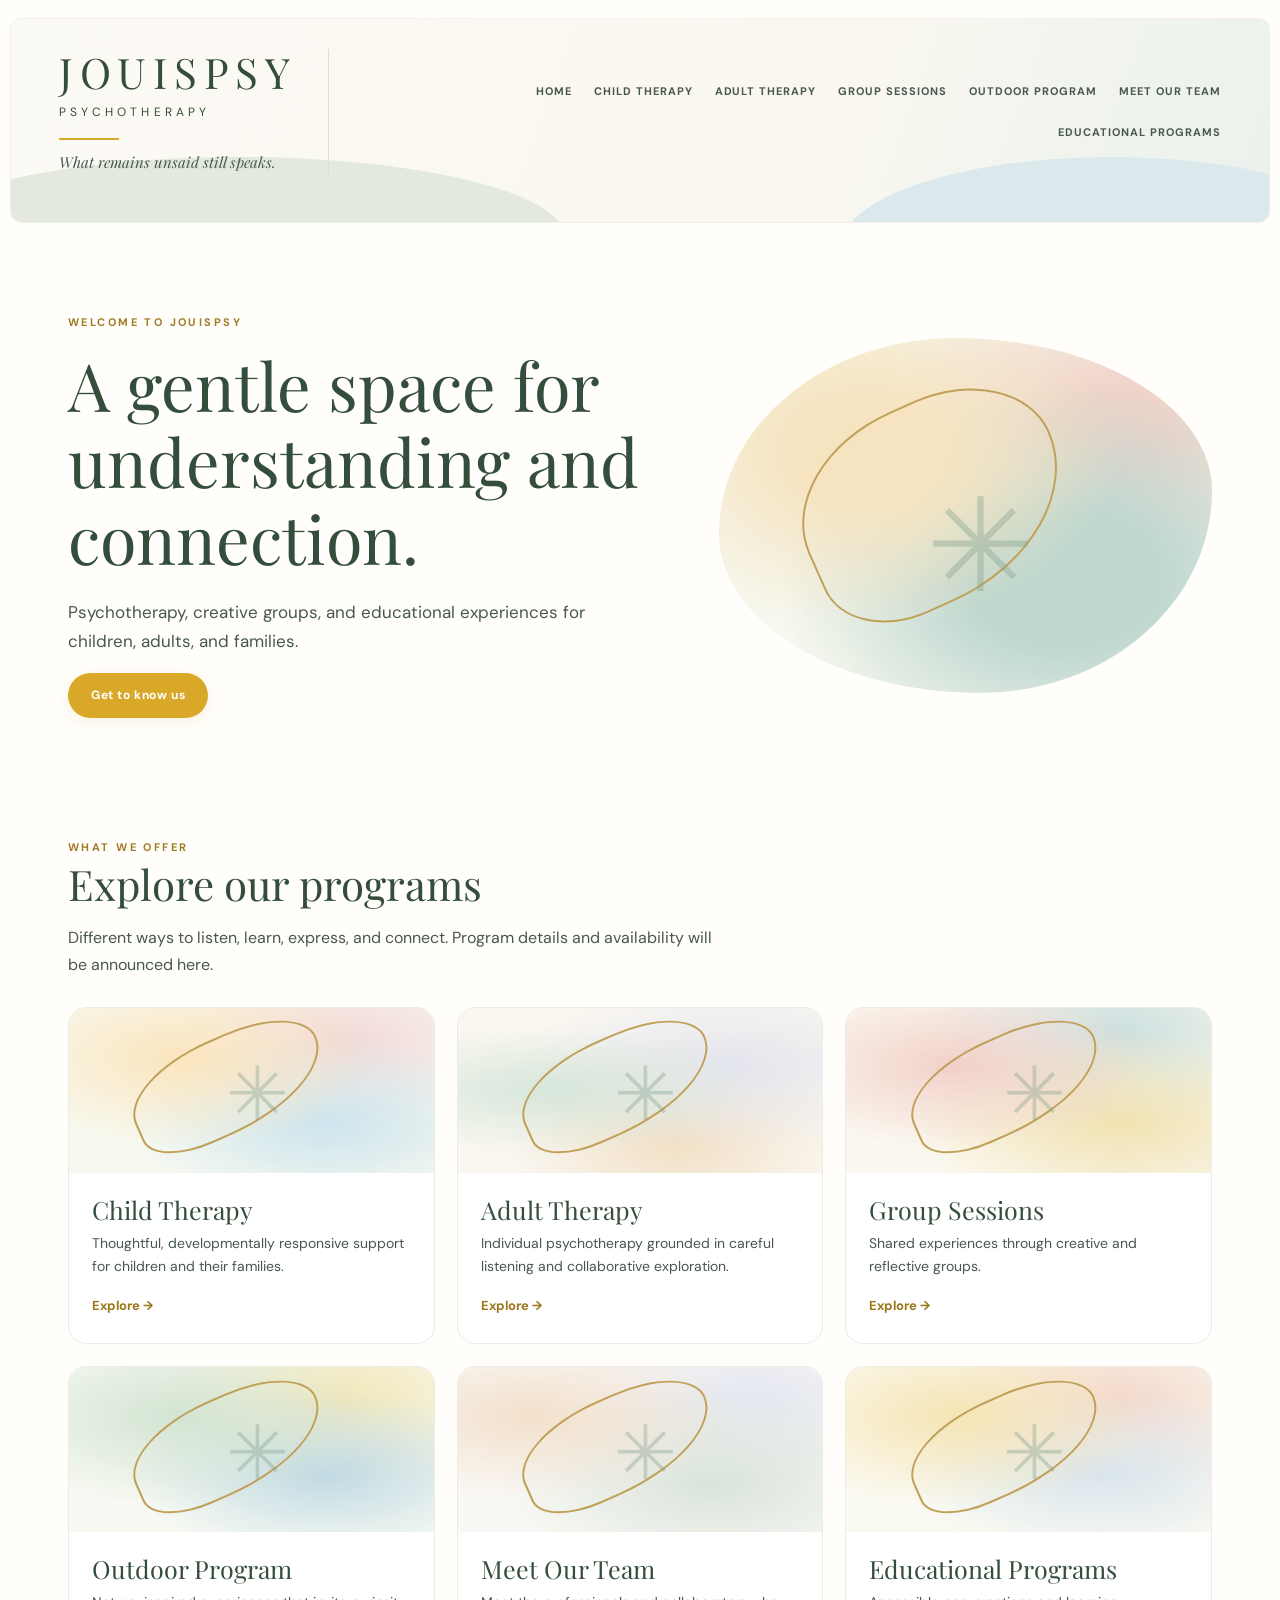
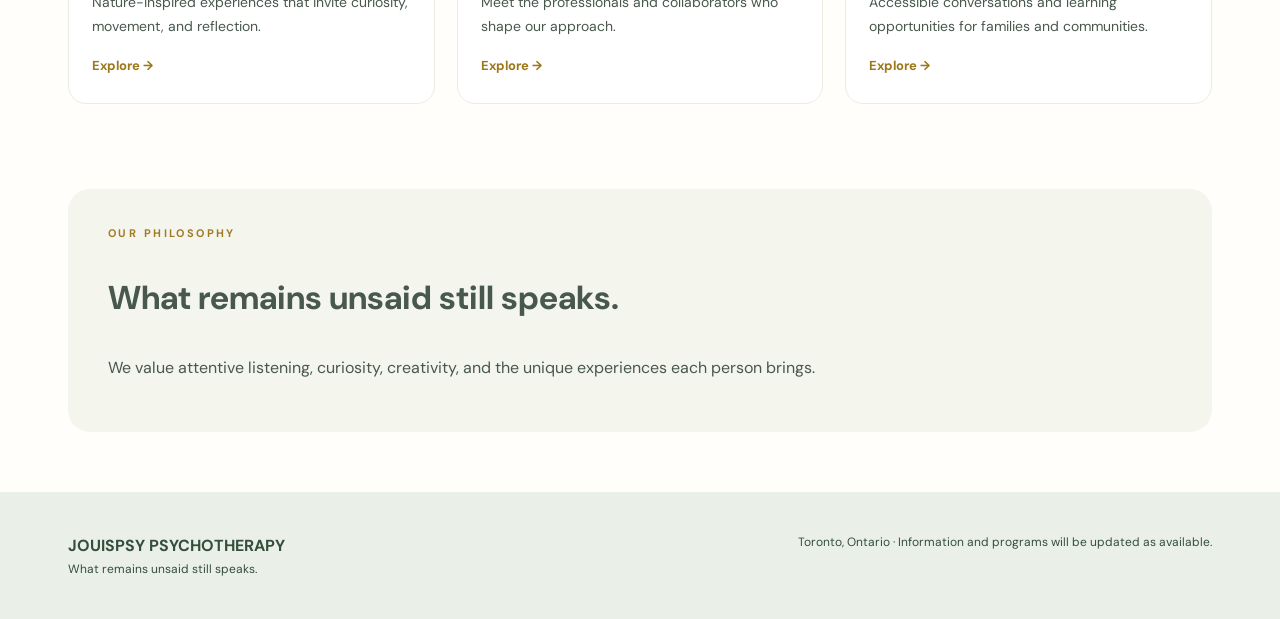
<file: index.html>
<!doctype html><html lang="en"><head><meta charset="utf-8"><meta name="viewport" content="width=device-width, initial-scale=1"><meta name="description" content="JOUISPSY Psychotherapy — thoughtful therapy, groups and educational programs."><title>Home | JOUISPSY Psychotherapy</title><link rel="stylesheet" href="style.css"></head><body><header class="site-header"><div class="header-inner"><a class="brand" href="index.html" aria-label="JOUISPSY home"><div class="brand-name">JOUISPSY</div><div class="brand-sub">PSYCHOTHERAPY</div><div class="brand-line"></div><div class="tagline">What remains unsaid still speaks.</div></a><nav class="navigation" aria-label="Main navigation"><a href="index.html">Home</a><a href="child-therapy.html">Child Therapy</a><a href="adult-therapy.html">Adult Therapy</a><a href="group-sessions.html">Group Sessions</a><a href="outdoor-program.html">Outdoor Program</a><a href="meet-our-team.html">Meet Our Team</a><a href="educational-programs.html">Educational Programs</a></nav></div></header><main><div class="wrap"><section class="hero"><div><div class="eyebrow">Welcome to JOUISPSY</div><h1>A gentle space for understanding and connection.</h1><p>Psychotherapy, creative groups, and educational experiences for children, adults, and families.</p><a class="btn" href="meet-our-team.html">Get to know us</a></div><div class="watercolor" role="img" aria-label="Soft abstract watercolor shapes in sage, peach, and gold"></div></section><section class="section"><div class="eyebrow">What we offer</div><h2>Explore our programs</h2><p class="section-lead">Different ways to listen, learn, express, and connect. Program details and availability will be announced here.</p><div class="cards"><a class="card" href="child-therapy.html"><div class="watercolor child" aria-hidden="true"></div><div class="card-body"><h3>Child Therapy</h3><p>Thoughtful, developmentally responsive support for children and their families.</p><span class="link">Explore →</span></div></a><a class="card" href="adult-therapy.html"><div class="watercolor adult" aria-hidden="true"></div><div class="card-body"><h3>Adult Therapy</h3><p>Individual psychotherapy grounded in careful listening and collaborative exploration.</p><span class="link">Explore →</span></div></a><a class="card" href="group-sessions.html"><div class="watercolor group" aria-hidden="true"></div><div class="card-body"><h3>Group Sessions</h3><p>Shared experiences through creative and reflective groups.</p><span class="link">Explore →</span></div></a><a class="card" href="outdoor-program.html"><div class="watercolor outdoor" aria-hidden="true"></div><div class="card-body"><h3>Outdoor Program</h3><p>Nature-inspired experiences that invite curiosity, movement, and reflection.</p><span class="link">Explore →</span></div></a><a class="card" href="meet-our-team.html"><div class="watercolor team" aria-hidden="true"></div><div class="card-body"><h3>Meet Our Team</h3><p>Meet the professionals and collaborators who shape our approach.</p><span class="link">Explore →</span></div></a><a class="card" href="educational-programs.html"><div class="watercolor education" aria-hidden="true"></div><div class="card-body"><h3>Educational Programs</h3><p>Accessible conversations and learning opportunities for families and communities.</p><span class="link">Explore →</span></div></a></div></section><section class="panel"><div class="eyebrow">Our philosophy</div><h2>What remains unsaid still speaks.</h2><p>We value attentive listening, curiosity, creativity, and the unique experiences each person brings.</p></section></div></main><footer class="footer"><div class="wrap footer-inner"><div><strong>JOUISPSY PSYCHOTHERAPY</strong><div class="small">What remains unsaid still speaks.</div></div><div class="small">Toronto, Ontario · Information and programs will be updated as available.</div></div></footer></body></html>
</file>
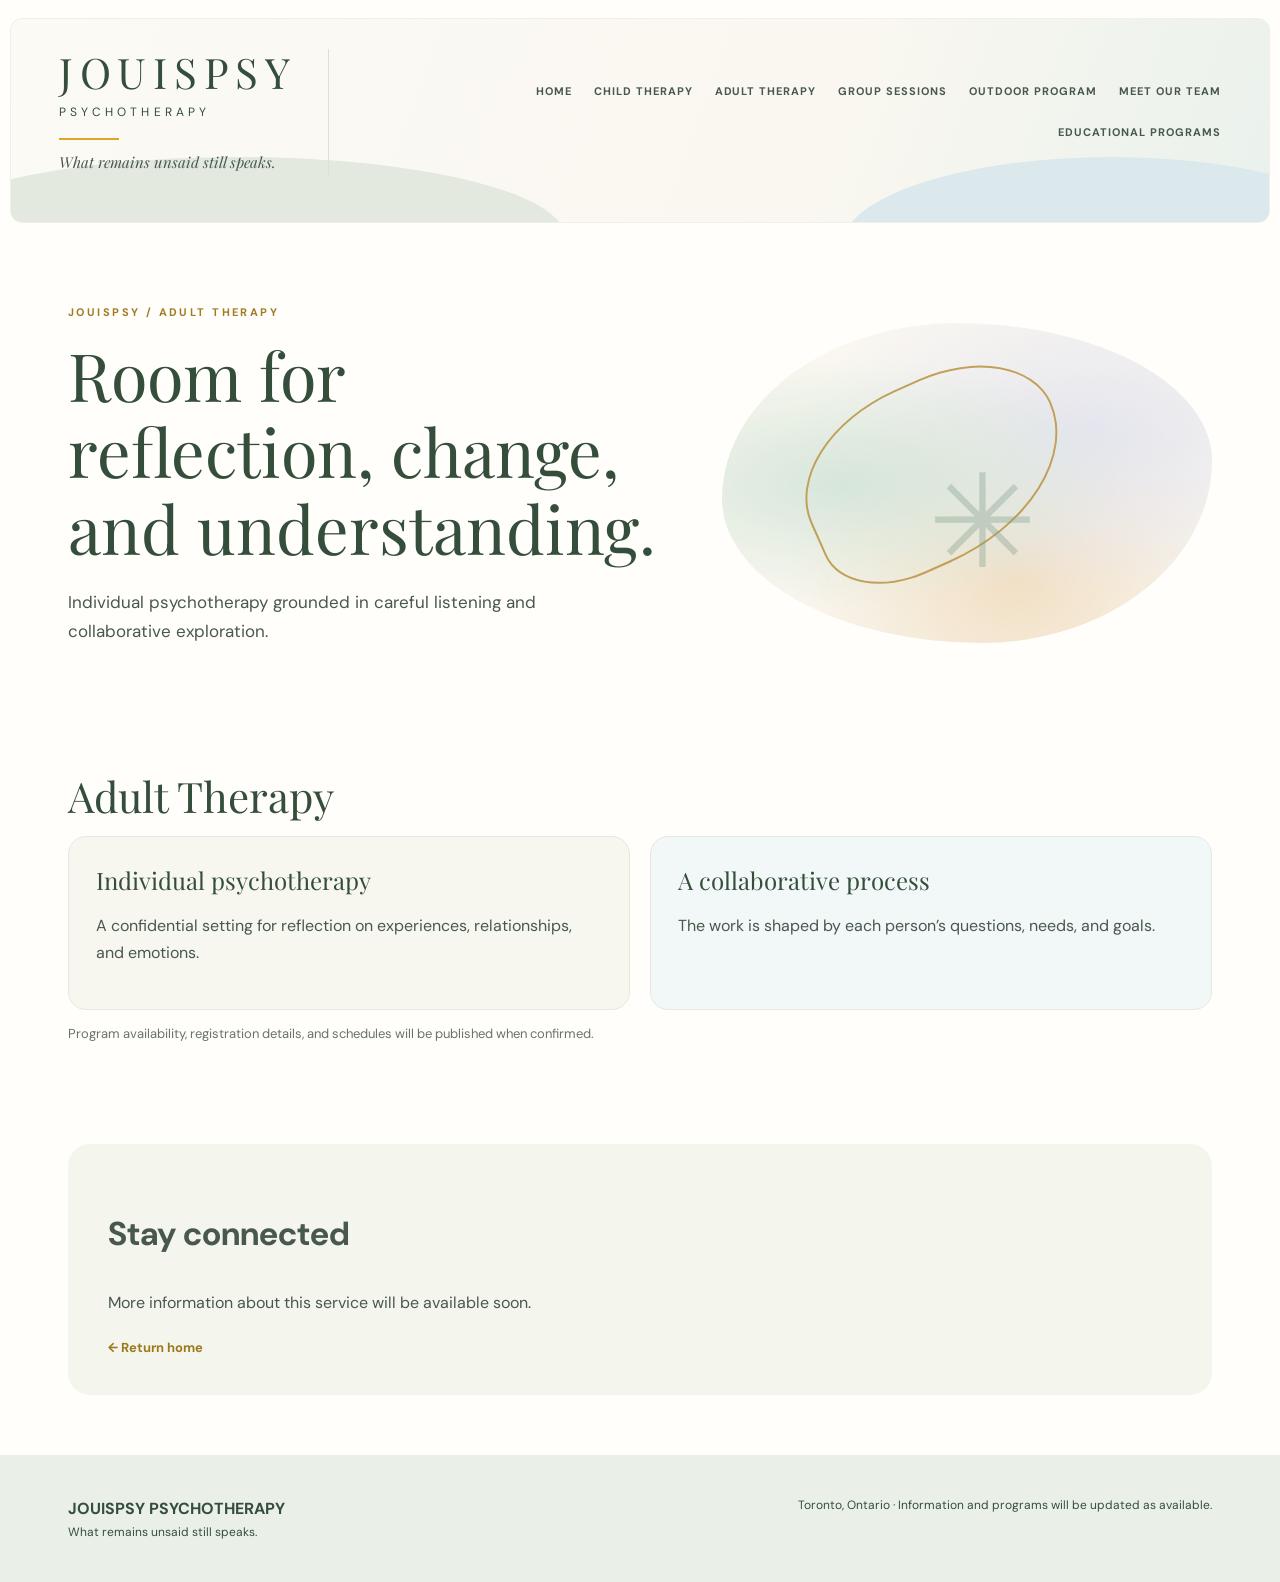
<file: adult-therapy.html>
<!doctype html><html lang="en"><head><meta charset="utf-8"><meta name="viewport" content="width=device-width, initial-scale=1"><meta name="description" content="JOUISPSY Psychotherapy — thoughtful therapy, groups and educational programs."><title>Adult Therapy | JOUISPSY Psychotherapy</title><link rel="stylesheet" href="style.css"></head><body><header class="site-header"><div class="header-inner"><a class="brand" href="index.html" aria-label="JOUISPSY home"><div class="brand-name">JOUISPSY</div><div class="brand-sub">PSYCHOTHERAPY</div><div class="brand-line"></div><div class="tagline">What remains unsaid still speaks.</div></a><nav class="navigation" aria-label="Main navigation"><a href="index.html">Home</a><a href="child-therapy.html">Child Therapy</a><a href="adult-therapy.html">Adult Therapy</a><a href="group-sessions.html">Group Sessions</a><a href="outdoor-program.html">Outdoor Program</a><a href="meet-our-team.html">Meet Our Team</a><a href="educational-programs.html">Educational Programs</a></nav></div></header><main class="wrap"><section class="page-intro"><div><div class="eyebrow">JOUISPSY / Adult Therapy</div><h1>Room for reflection, change, and understanding.</h1><p>Individual psychotherapy grounded in careful listening and collaborative exploration.</p></div><div class="watercolor adult" role="img" aria-label="Pastel watercolor illustration"></div></section><section class="section"><h2>Adult Therapy</h2><div class="subcards"><article class="subcard"><h3>Individual psychotherapy</h3><p>A confidential setting for reflection on experiences, relationships, and emotions.</p></article><article class="subcard"><h3>A collaborative process</h3><p>The work is shaped by each person’s questions, needs, and goals.</p></article></div><p class="notice">Program availability, registration details, and schedules will be published when confirmed.</p></section><div class="panel"><h2>Stay connected</h2><p>More information about this service will be available soon.</p><a class="link" href="index.html">← Return home</a></div></main><footer class="footer"><div class="wrap footer-inner"><div><strong>JOUISPSY PSYCHOTHERAPY</strong><div class="small">What remains unsaid still speaks.</div></div><div class="small">Toronto, Ontario · Information and programs will be updated as available.</div></div></footer></body></html>
</file>
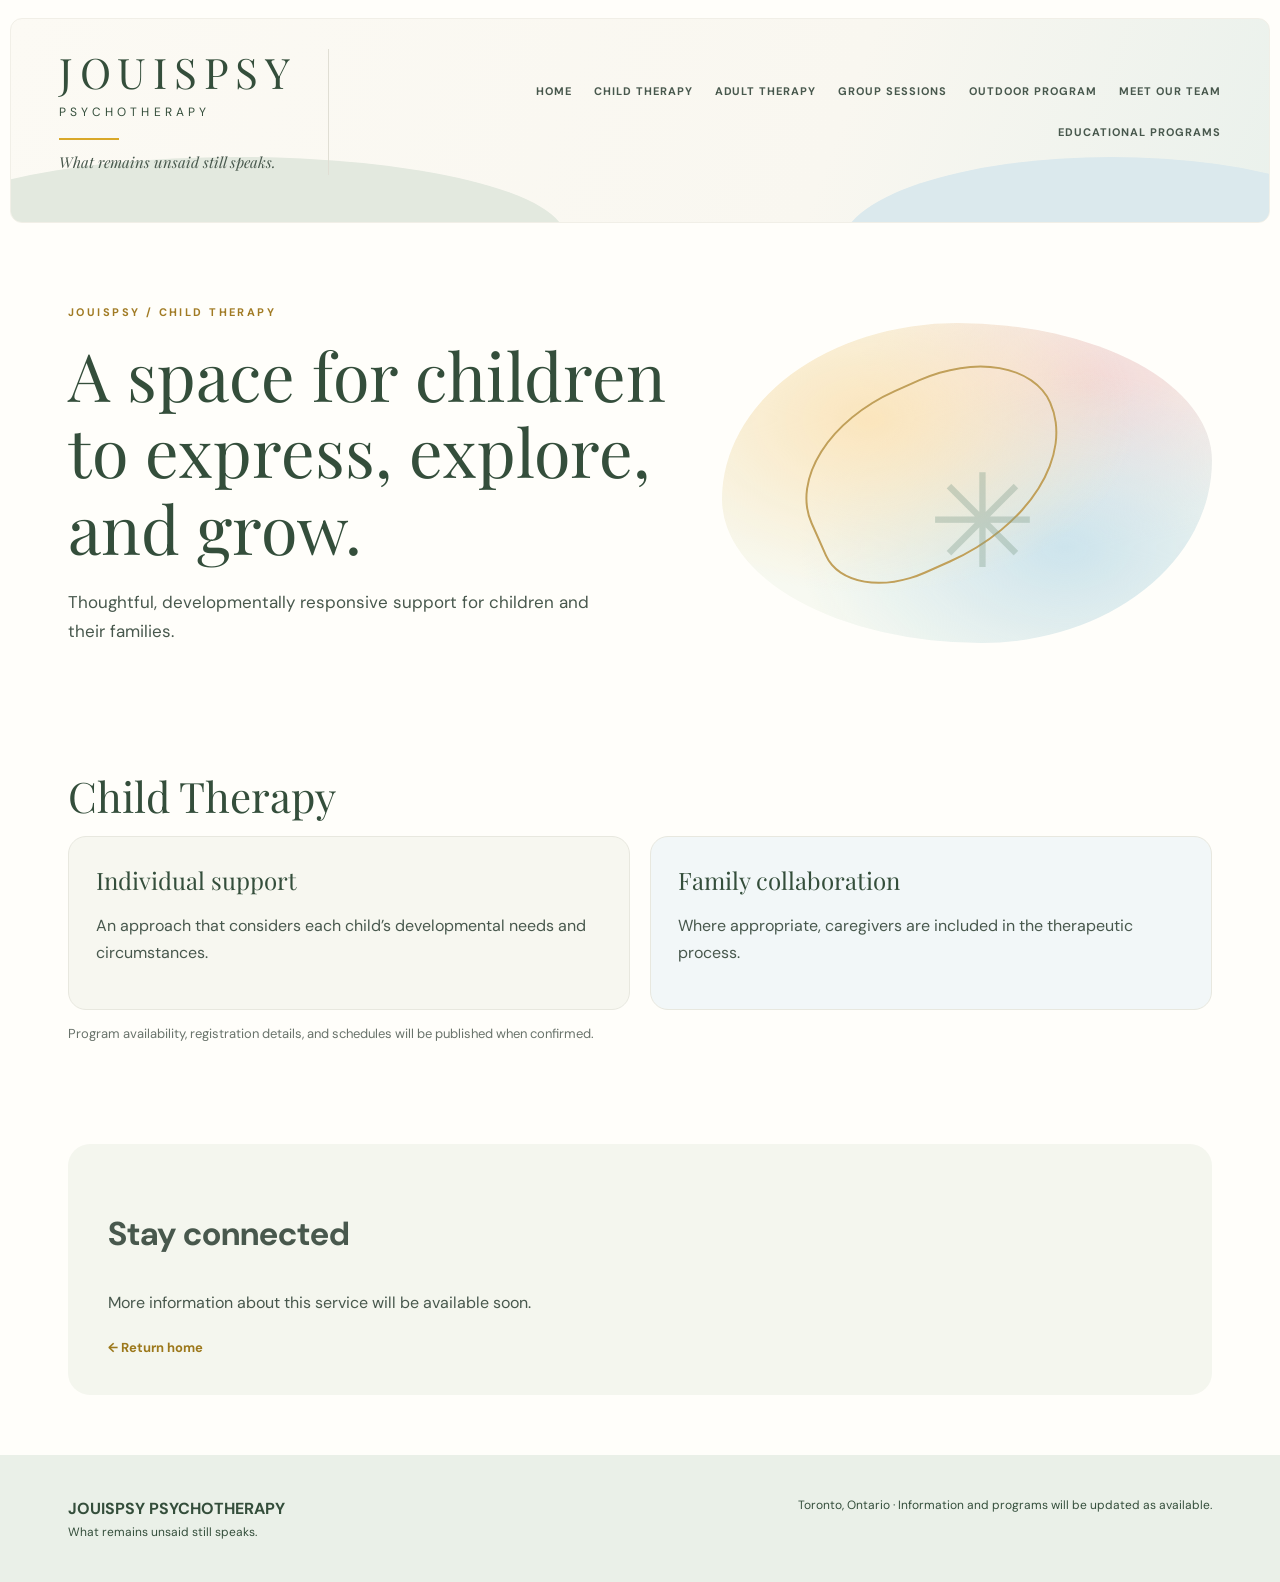
<file: child-therapy.html>
<!doctype html><html lang="en"><head><meta charset="utf-8"><meta name="viewport" content="width=device-width, initial-scale=1"><meta name="description" content="JOUISPSY Psychotherapy — thoughtful therapy, groups and educational programs."><title>Child Therapy | JOUISPSY Psychotherapy</title><link rel="stylesheet" href="style.css"></head><body><header class="site-header"><div class="header-inner"><a class="brand" href="index.html" aria-label="JOUISPSY home"><div class="brand-name">JOUISPSY</div><div class="brand-sub">PSYCHOTHERAPY</div><div class="brand-line"></div><div class="tagline">What remains unsaid still speaks.</div></a><nav class="navigation" aria-label="Main navigation"><a href="index.html">Home</a><a href="child-therapy.html">Child Therapy</a><a href="adult-therapy.html">Adult Therapy</a><a href="group-sessions.html">Group Sessions</a><a href="outdoor-program.html">Outdoor Program</a><a href="meet-our-team.html">Meet Our Team</a><a href="educational-programs.html">Educational Programs</a></nav></div></header><main class="wrap"><section class="page-intro"><div><div class="eyebrow">JOUISPSY / Child Therapy</div><h1>A space for children to express, explore, and grow.</h1><p>Thoughtful, developmentally responsive support for children and their families.</p></div><div class="watercolor child" role="img" aria-label="Pastel watercolor illustration"></div></section><section class="section"><h2>Child Therapy</h2><div class="subcards"><article class="subcard"><h3>Individual support</h3><p>An approach that considers each child’s developmental needs and circumstances.</p></article><article class="subcard"><h3>Family collaboration</h3><p>Where appropriate, caregivers are included in the therapeutic process.</p></article></div><p class="notice">Program availability, registration details, and schedules will be published when confirmed.</p></section><div class="panel"><h2>Stay connected</h2><p>More information about this service will be available soon.</p><a class="link" href="index.html">← Return home</a></div></main><footer class="footer"><div class="wrap footer-inner"><div><strong>JOUISPSY PSYCHOTHERAPY</strong><div class="small">What remains unsaid still speaks.</div></div><div class="small">Toronto, Ontario · Information and programs will be updated as available.</div></div></footer></body></html>
</file>
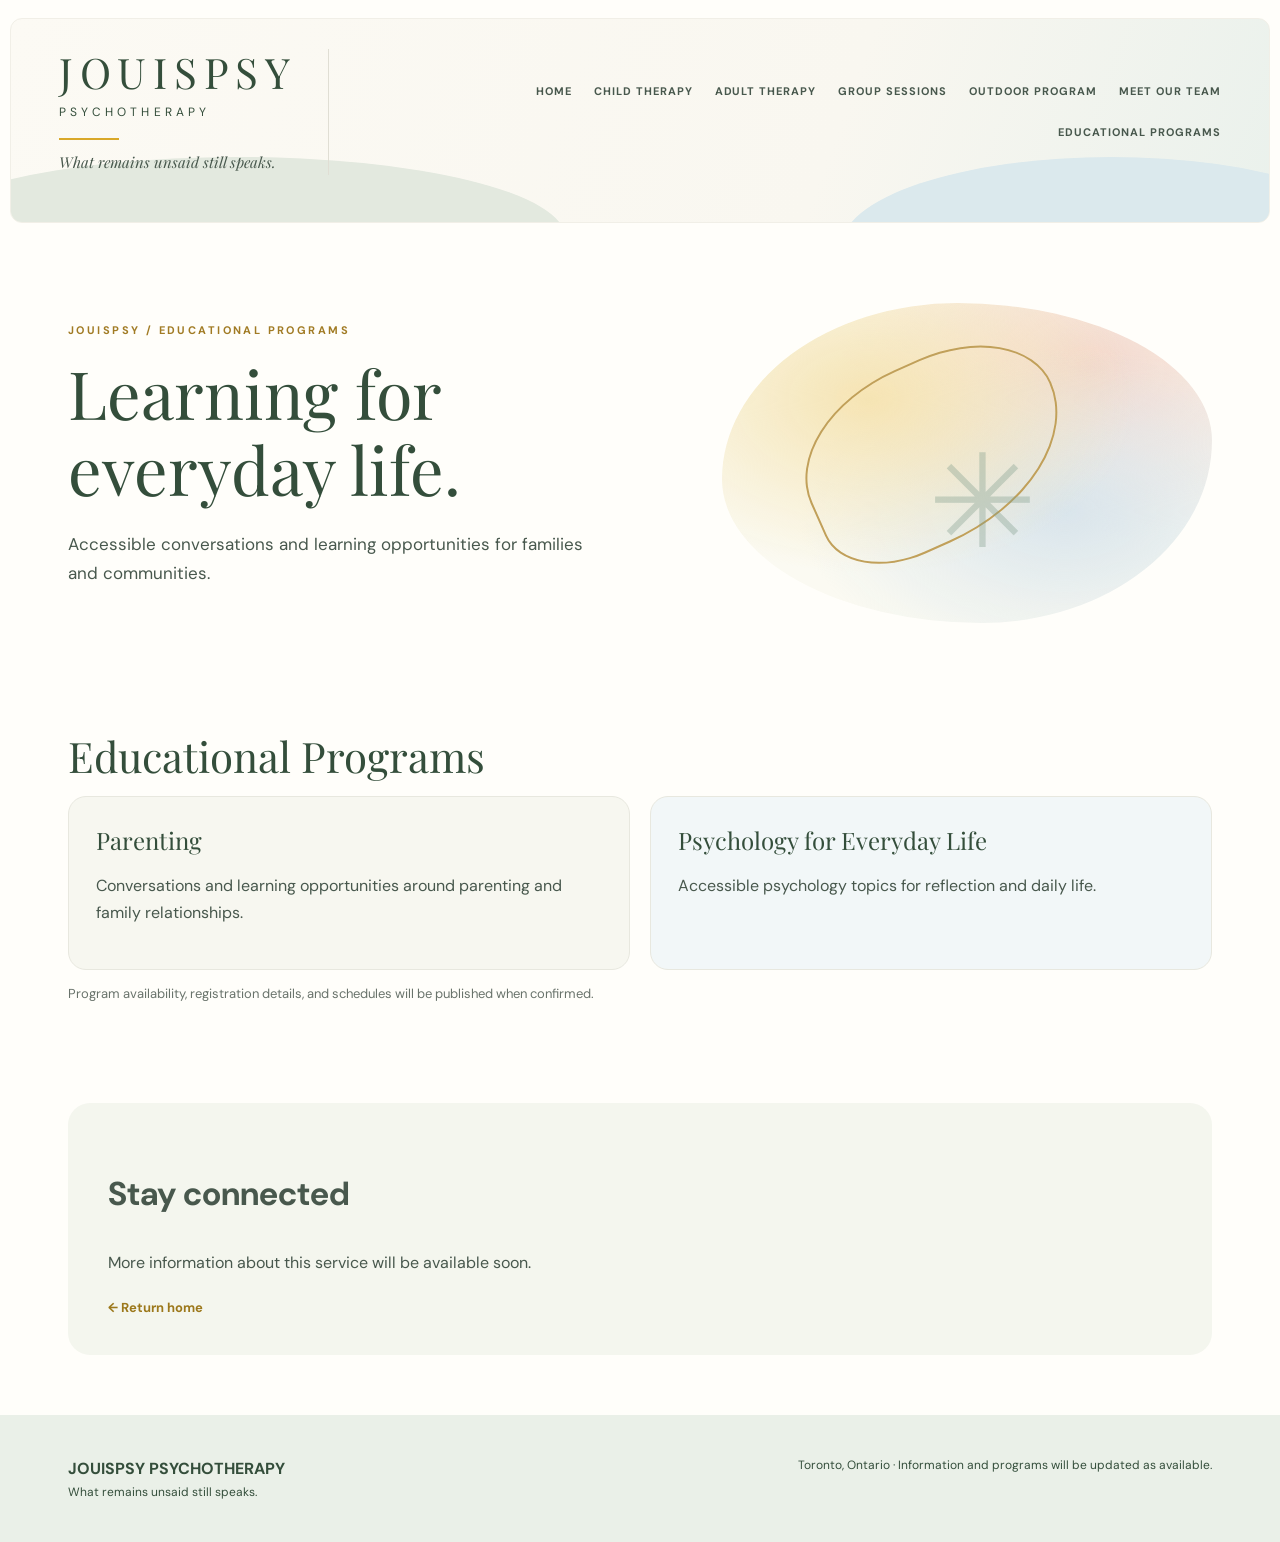
<file: educational-programs.html>
<!doctype html><html lang="en"><head><meta charset="utf-8"><meta name="viewport" content="width=device-width, initial-scale=1"><meta name="description" content="JOUISPSY Psychotherapy — thoughtful therapy, groups and educational programs."><title>Educational Programs | JOUISPSY Psychotherapy</title><link rel="stylesheet" href="style.css"></head><body><header class="site-header"><div class="header-inner"><a class="brand" href="index.html" aria-label="JOUISPSY home"><div class="brand-name">JOUISPSY</div><div class="brand-sub">PSYCHOTHERAPY</div><div class="brand-line"></div><div class="tagline">What remains unsaid still speaks.</div></a><nav class="navigation" aria-label="Main navigation"><a href="index.html">Home</a><a href="child-therapy.html">Child Therapy</a><a href="adult-therapy.html">Adult Therapy</a><a href="group-sessions.html">Group Sessions</a><a href="outdoor-program.html">Outdoor Program</a><a href="meet-our-team.html">Meet Our Team</a><a href="educational-programs.html">Educational Programs</a></nav></div></header><main class="wrap"><section class="page-intro"><div><div class="eyebrow">JOUISPSY / Educational Programs</div><h1>Learning for everyday life.</h1><p>Accessible conversations and learning opportunities for families and communities.</p></div><div class="watercolor education" role="img" aria-label="Pastel watercolor illustration"></div></section><section class="section"><h2>Educational Programs</h2><div class="subcards"><article class="subcard"><h3>Parenting</h3><p>Conversations and learning opportunities around parenting and family relationships.</p></article><article class="subcard"><h3>Psychology for Everyday Life</h3><p>Accessible psychology topics for reflection and daily life.</p></article></div><p class="notice">Program availability, registration details, and schedules will be published when confirmed.</p></section><div class="panel"><h2>Stay connected</h2><p>More information about this service will be available soon.</p><a class="link" href="index.html">← Return home</a></div></main><footer class="footer"><div class="wrap footer-inner"><div><strong>JOUISPSY PSYCHOTHERAPY</strong><div class="small">What remains unsaid still speaks.</div></div><div class="small">Toronto, Ontario · Information and programs will be updated as available.</div></div></footer></body></html>
</file>
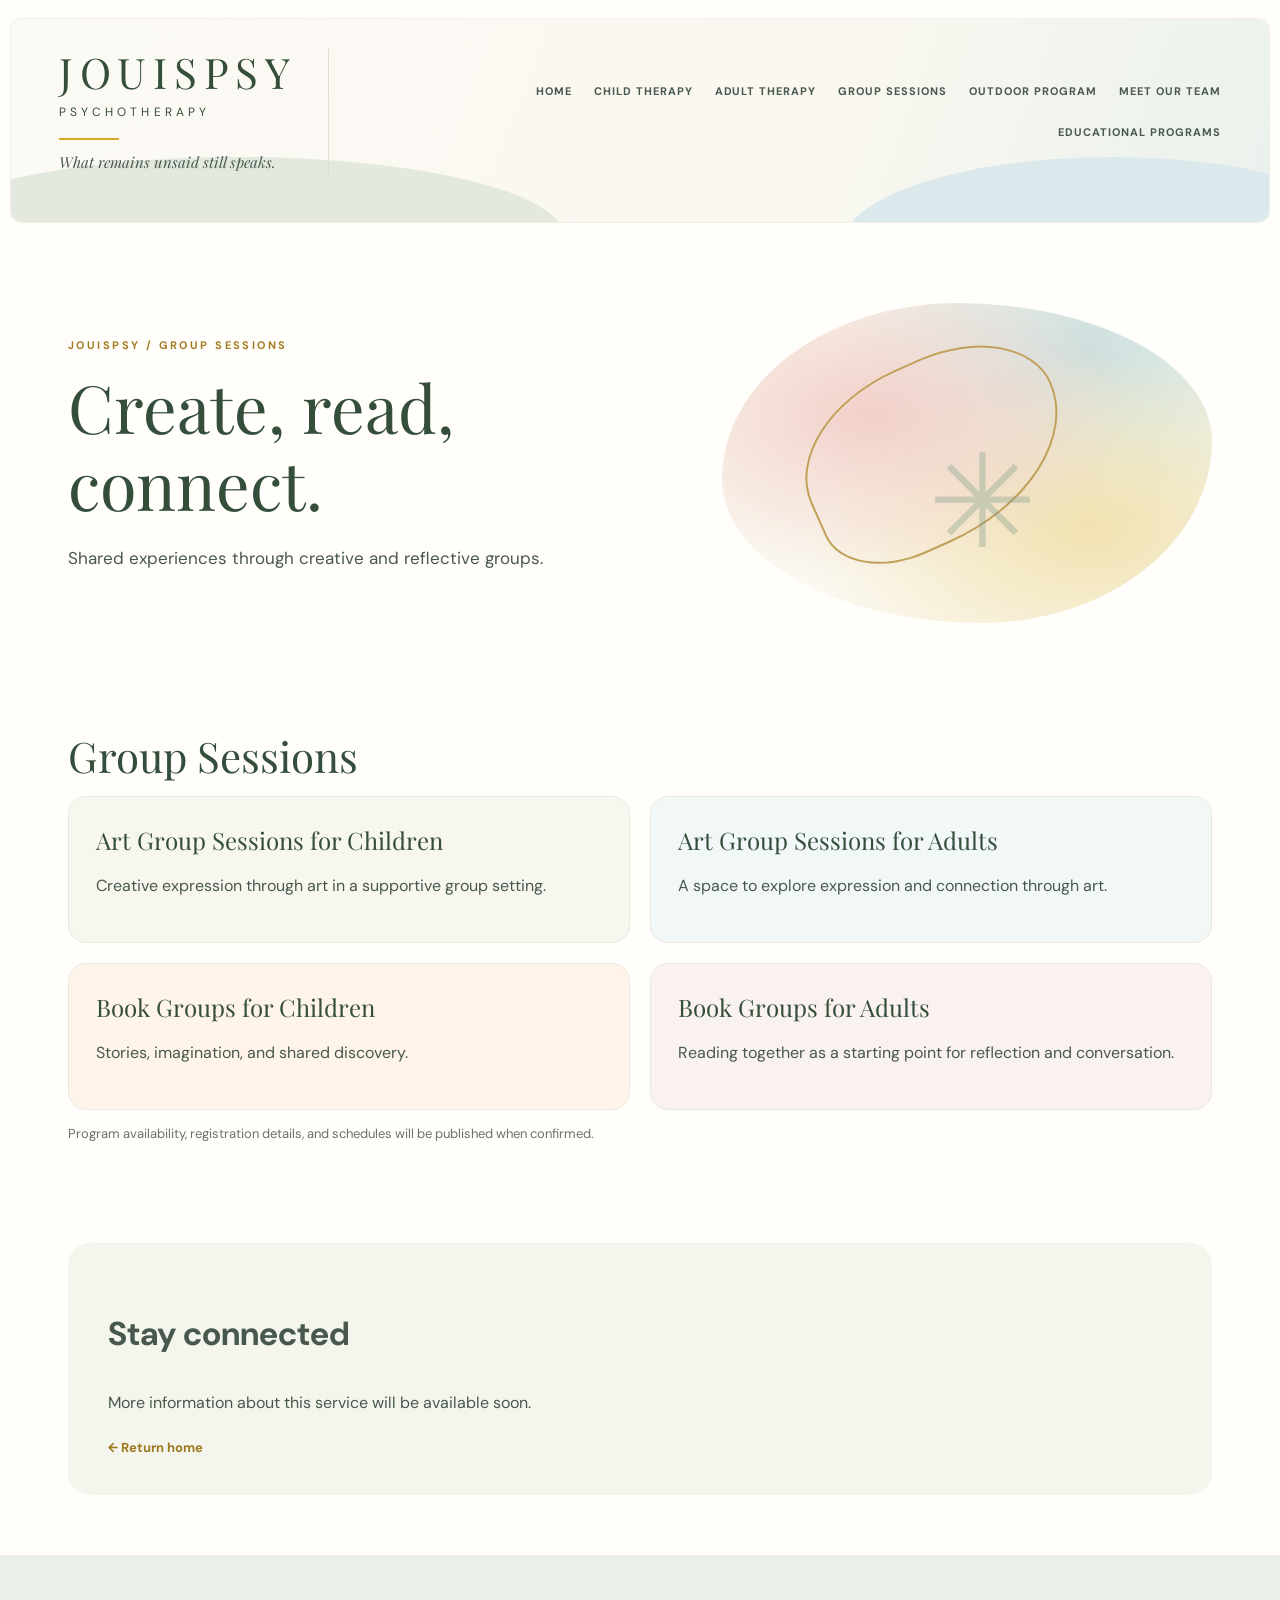
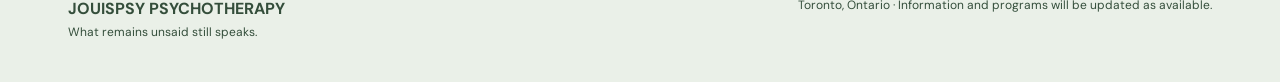
<file: group-sessions.html>
<!doctype html><html lang="en"><head><meta charset="utf-8"><meta name="viewport" content="width=device-width, initial-scale=1"><meta name="description" content="JOUISPSY Psychotherapy — thoughtful therapy, groups and educational programs."><title>Group Sessions | JOUISPSY Psychotherapy</title><link rel="stylesheet" href="style.css"></head><body><header class="site-header"><div class="header-inner"><a class="brand" href="index.html" aria-label="JOUISPSY home"><div class="brand-name">JOUISPSY</div><div class="brand-sub">PSYCHOTHERAPY</div><div class="brand-line"></div><div class="tagline">What remains unsaid still speaks.</div></a><nav class="navigation" aria-label="Main navigation"><a href="index.html">Home</a><a href="child-therapy.html">Child Therapy</a><a href="adult-therapy.html">Adult Therapy</a><a href="group-sessions.html">Group Sessions</a><a href="outdoor-program.html">Outdoor Program</a><a href="meet-our-team.html">Meet Our Team</a><a href="educational-programs.html">Educational Programs</a></nav></div></header><main class="wrap"><section class="page-intro"><div><div class="eyebrow">JOUISPSY / Group Sessions</div><h1>Create, read, connect.</h1><p>Shared experiences through creative and reflective groups.</p></div><div class="watercolor group" role="img" aria-label="Pastel watercolor illustration"></div></section><section class="section"><h2>Group Sessions</h2><div class="subcards"><article class="subcard"><h3>Art Group Sessions for Children</h3><p>Creative expression through art in a supportive group setting.</p></article><article class="subcard"><h3>Art Group Sessions for Adults</h3><p>A space to explore expression and connection through art.</p></article><article class="subcard"><h3>Book Groups for Children</h3><p>Stories, imagination, and shared discovery.</p></article><article class="subcard"><h3>Book Groups for Adults</h3><p>Reading together as a starting point for reflection and conversation.</p></article></div><p class="notice">Program availability, registration details, and schedules will be published when confirmed.</p></section><div class="panel"><h2>Stay connected</h2><p>More information about this service will be available soon.</p><a class="link" href="index.html">← Return home</a></div></main><footer class="footer"><div class="wrap footer-inner"><div><strong>JOUISPSY PSYCHOTHERAPY</strong><div class="small">What remains unsaid still speaks.</div></div><div class="small">Toronto, Ontario · Information and programs will be updated as available.</div></div></footer></body></html>
</file>
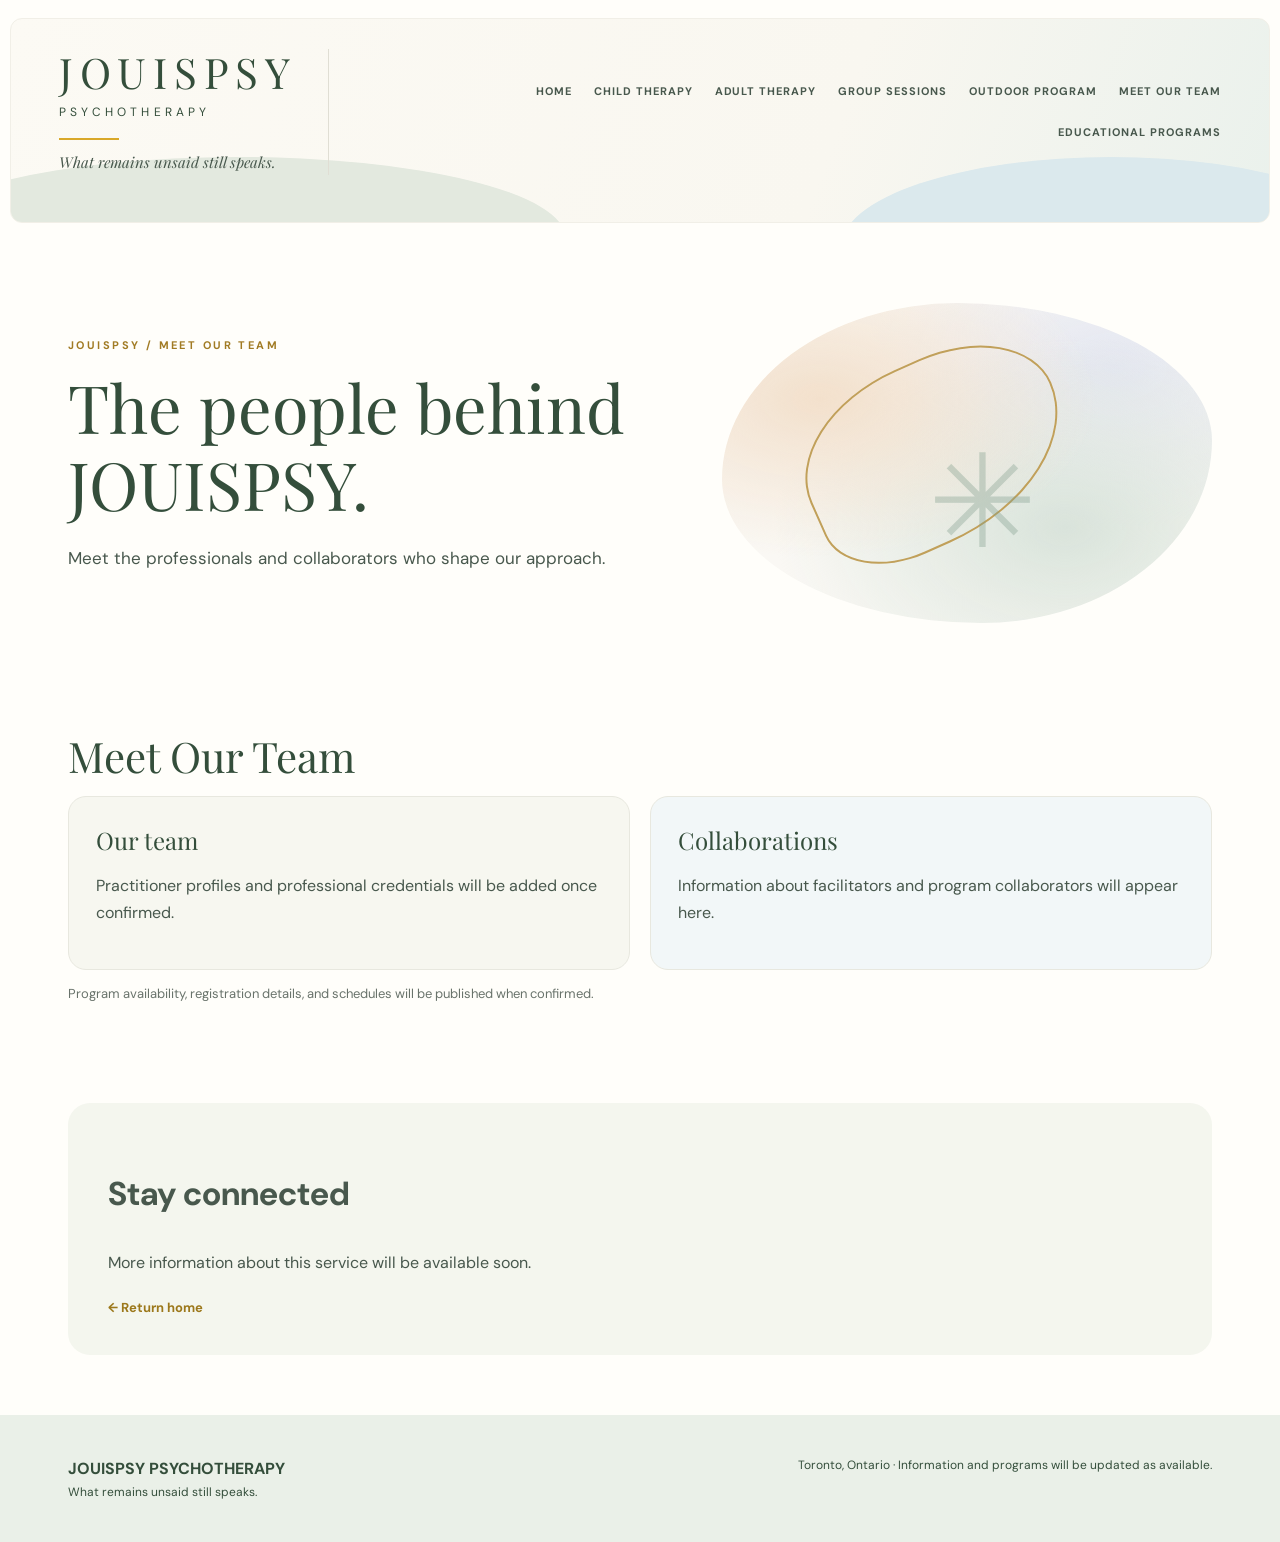
<file: meet-our-team.html>
<!doctype html><html lang="en"><head><meta charset="utf-8"><meta name="viewport" content="width=device-width, initial-scale=1"><meta name="description" content="JOUISPSY Psychotherapy — thoughtful therapy, groups and educational programs."><title>Meet Our Team | JOUISPSY Psychotherapy</title><link rel="stylesheet" href="style.css"></head><body><header class="site-header"><div class="header-inner"><a class="brand" href="index.html" aria-label="JOUISPSY home"><div class="brand-name">JOUISPSY</div><div class="brand-sub">PSYCHOTHERAPY</div><div class="brand-line"></div><div class="tagline">What remains unsaid still speaks.</div></a><nav class="navigation" aria-label="Main navigation"><a href="index.html">Home</a><a href="child-therapy.html">Child Therapy</a><a href="adult-therapy.html">Adult Therapy</a><a href="group-sessions.html">Group Sessions</a><a href="outdoor-program.html">Outdoor Program</a><a href="meet-our-team.html">Meet Our Team</a><a href="educational-programs.html">Educational Programs</a></nav></div></header><main class="wrap"><section class="page-intro"><div><div class="eyebrow">JOUISPSY / Meet Our Team</div><h1>The people behind JOUISPSY.</h1><p>Meet the professionals and collaborators who shape our approach.</p></div><div class="watercolor team" role="img" aria-label="Pastel watercolor illustration"></div></section><section class="section"><h2>Meet Our Team</h2><div class="subcards"><article class="subcard"><h3>Our team</h3><p>Practitioner profiles and professional credentials will be added once confirmed.</p></article><article class="subcard"><h3>Collaborations</h3><p>Information about facilitators and program collaborators will appear here.</p></article></div><p class="notice">Program availability, registration details, and schedules will be published when confirmed.</p></section><div class="panel"><h2>Stay connected</h2><p>More information about this service will be available soon.</p><a class="link" href="index.html">← Return home</a></div></main><footer class="footer"><div class="wrap footer-inner"><div><strong>JOUISPSY PSYCHOTHERAPY</strong><div class="small">What remains unsaid still speaks.</div></div><div class="small">Toronto, Ontario · Information and programs will be updated as available.</div></div></footer></body></html>
</file>
<file: style.css>
@import url('https://fonts.googleapis.com/css2?family=DM+Sans:wght@400;500;600;700&family=Playfair+Display:ital,wght@0,400;0,500;1,400&display=swap');
:root{--ink:#344e3b;--text:#48584d;--cream:#fcfaf4;--mustard:#d9a829;--sage:#e2e9de;--blue:#dbeaf0;--peach:#fbe4d4;--yellow:#f8eebd;--rose:#f8dddc}*{box-sizing:border-box}html{scroll-behavior:smooth}body{margin:0;background:#fffefa;color:var(--text);font-family:'DM Sans',sans-serif;line-height:1.7}a{color:inherit;text-decoration:none}a:focus-visible,button:focus-visible{outline:3px solid #a56c11;outline-offset:4px}.wrap{max-width:1200px;margin:auto;padding:0 28px}.site-header{margin:18px auto 0;max-width:1260px;min-height:205px;border-radius:12px;position:relative;overflow:hidden;background:linear-gradient(110deg,#fcfaf4,#f9f7f0 65%,#eaf1ec);border:1px solid #f1efe7}.site-header:before{content:'';position:absolute;width:52%;height:160px;left:-8%;bottom:-95px;border-radius:50%;background:#e3e9df}.site-header:after{content:'';position:absolute;width:43%;height:180px;right:-9%;bottom:-115px;border-radius:50%;background:#dbe9ed}.header-inner{position:relative;z-index:1;display:flex;align-items:center;gap:38px;justify-content:space-between;padding:30px 48px}.brand{min-width:255px;border-right:1px solid #e0ded4;padding-right:35px}.brand-name{font-family:'Playfair Display',serif;letter-spacing:.16em;font-size:42px;line-height:1.1;color:var(--ink)}.brand-sub{letter-spacing:.35em;font-size:12px;color:var(--ink);margin-top:7px}.brand-line{width:60px;height:2px;background:var(--mustard);margin:15px 0 10px}.tagline{font-family:'Playfair Display',serif;font-style:italic;font-size:15px}.navigation{display:flex;gap:22px;align-items:center;justify-content:flex-end;flex-wrap:wrap}.navigation a{font-size:11px;letter-spacing:.09em;text-transform:uppercase;font-weight:700}.navigation a:hover{color:#b78916}.btn{display:inline-block;border-radius:30px;background:var(--mustard);color:#fff;padding:12px 23px;font-size:12px;font-weight:700;letter-spacing:.05em;box-shadow:0 4px 16px #c9a44325}.btn:hover{background:#b98b20}.hero{padding:90px 0 65px;display:grid;grid-template-columns:1.1fr .9fr;align-items:center;gap:48px}.eyebrow{text-transform:uppercase;letter-spacing:.22em;font-size:11px;font-weight:700;color:#a17b24}.hero h1,.page-intro h1{font-family:'Playfair Display',serif;color:var(--ink);font-weight:400;font-size:clamp(42px,5.2vw,70px);line-height:1.15;margin:15px 0 22px}.hero p,.page-intro p{font-size:17px;max-width:540px}.watercolor{min-height:355px;border-radius:48% 52% 47% 53% / 55% 43% 57% 45%;position:relative;overflow:hidden;background:radial-gradient(ellipse at 30% 32%,#f9e4b9 0 15%,transparent 52%),radial-gradient(ellipse at 70% 68%,#b9d8cf 0 19%,transparent 58%),radial-gradient(ellipse at 80% 25%,#f5d2c6 0 10%,transparent 42%),#f6f7ec;filter:saturate(.83)}.watercolor:before{content:'';position:absolute;width:54%;height:55%;left:16%;top:18%;border:2px solid #c7a04b;border-radius:54% 46% 65% 35%;transform:rotate(-24deg)}.watercolor:after{content:'✳';position:absolute;left:42%;top:28%;font-family:serif;font-size:130px;font-weight:400;color:#789e88;opacity:.35}.watercolor.child{background:radial-gradient(ellipse at 30% 30%,#ffe5b4,transparent 55%),radial-gradient(ellipse at 70% 70%,#c9e5ef,transparent 55%),radial-gradient(ellipse at 75% 20%,#f7d6d6,transparent 45%),#f7f9ef}.watercolor.adult{background:radial-gradient(ellipse at 25% 50%,#d4e7d8,transparent 55%),radial-gradient(ellipse at 75% 35%,#e4e5f0,transparent 55%),radial-gradient(ellipse at 60% 80%,#f5dfbe,transparent 55%),#faf7ef}.watercolor.group{background:radial-gradient(ellipse at 30% 35%,#f7cfc6,transparent 55%),radial-gradient(ellipse at 75% 70%,#f4e2a6,transparent 55%),radial-gradient(ellipse at 75% 15%,#c9e1df,transparent 50%),#fbf8ee}.watercolor.outdoor{background:radial-gradient(ellipse at 30% 30%,#d0e5cf,transparent 55%),radial-gradient(ellipse at 70% 65%,#bcdbe6,transparent 55%),radial-gradient(ellipse at 75% 20%,#f5e7ad,transparent 48%),#f7f9f1}.watercolor.team{background:radial-gradient(ellipse at 20% 30%,#f6e0c7,transparent 50%),radial-gradient(ellipse at 70% 70%,#d8e4da,transparent 60%),radial-gradient(ellipse at 80% 20%,#e4e7f3,transparent 45%),#faf8f3}.watercolor.education{background:radial-gradient(ellipse at 30% 30%,#f9e4a9,transparent 55%),radial-gradient(ellipse at 70% 65%,#d7e5ee,transparent 55%),radial-gradient(ellipse at 75% 20%,#f8d6c9,transparent 48%),#fbfaf0}.section{padding:55px 0}.section h2{font:400 42px 'Playfair Display',serif;color:var(--ink);margin:0 0 12px}.section-lead{max-width:650px;margin:0 0 28px}.cards{display:grid;grid-template-columns:repeat(3,1fr);gap:22px}.card{background:#fff;border:1px solid #ecebe4;border-radius:18px;overflow:hidden;transition:transform .2s}.card:hover{transform:translateY(-3px)}.card .watercolor{min-height:165px;border-radius:0}.card .watercolor:after{font-size:75px;top:14%;left:43%}.card-body{padding:20px 23px 25px}.card h3{font:400 25px 'Playfair Display',serif;color:var(--ink);margin:0 0 6px}.card p{font-size:14px;margin:0 0 12px}.link{color:#9c781b;font-weight:700;font-size:13px}.panel{background:#f4f6ee;border-radius:22px;padding:35px 40px;margin:30px 0}.panel h2{font-size:33px}.page-intro{display:grid;grid-template-columns:1.1fr .9fr;align-items:center;gap:55px;padding:80px 0 50px}.page-intro .watercolor{min-height:320px}.subcards{display:grid;grid-template-columns:repeat(2,1fr);gap:20px}.subcard{border-radius:18px;padding:27px;background:#f7f7f0;border:1px solid #e8e8df}.subcard:nth-child(2){background:#f2f7f8}.subcard:nth-child(3){background:#fff4e9}.subcard:nth-child(4){background:#faf2ef}.subcard h3{font:400 24px 'Playfair Display',serif;color:var(--ink);margin:0 0 8px}.footer{margin-top:60px;background:#eaf0e8;padding:40px 0;color:var(--ink)}.footer-inner{display:flex;justify-content:space-between;gap:24px;flex-wrap:wrap}.small{font-size:12px}.notice{font-size:13px;color:#69736b}.nav-toggle{display:none} @media(max-width:900px){.header-inner{display:block;padding:25px}.brand{border:0;padding:0;margin-bottom:25px}.navigation{justify-content:flex-start;gap:13px}.hero,.page-intro{grid-template-columns:1fr}.cards{grid-template-columns:repeat(2,1fr)}}@media(max-width:600px){.wrap{padding:0 20px}.site-header{margin:8px}.brand-name{font-size:34px}.navigation{gap:12px}.navigation a{font-size:10px}.hero,.page-intro{padding:50px 0 30px;gap:25px}.watercolor{min-height:260px}.cards,.subcards{grid-template-columns:1fr}.section{padding:38px 0}.section h2{font-size:34px}.panel{padding:25px}.header-inner{padding:22px}}
</file>
